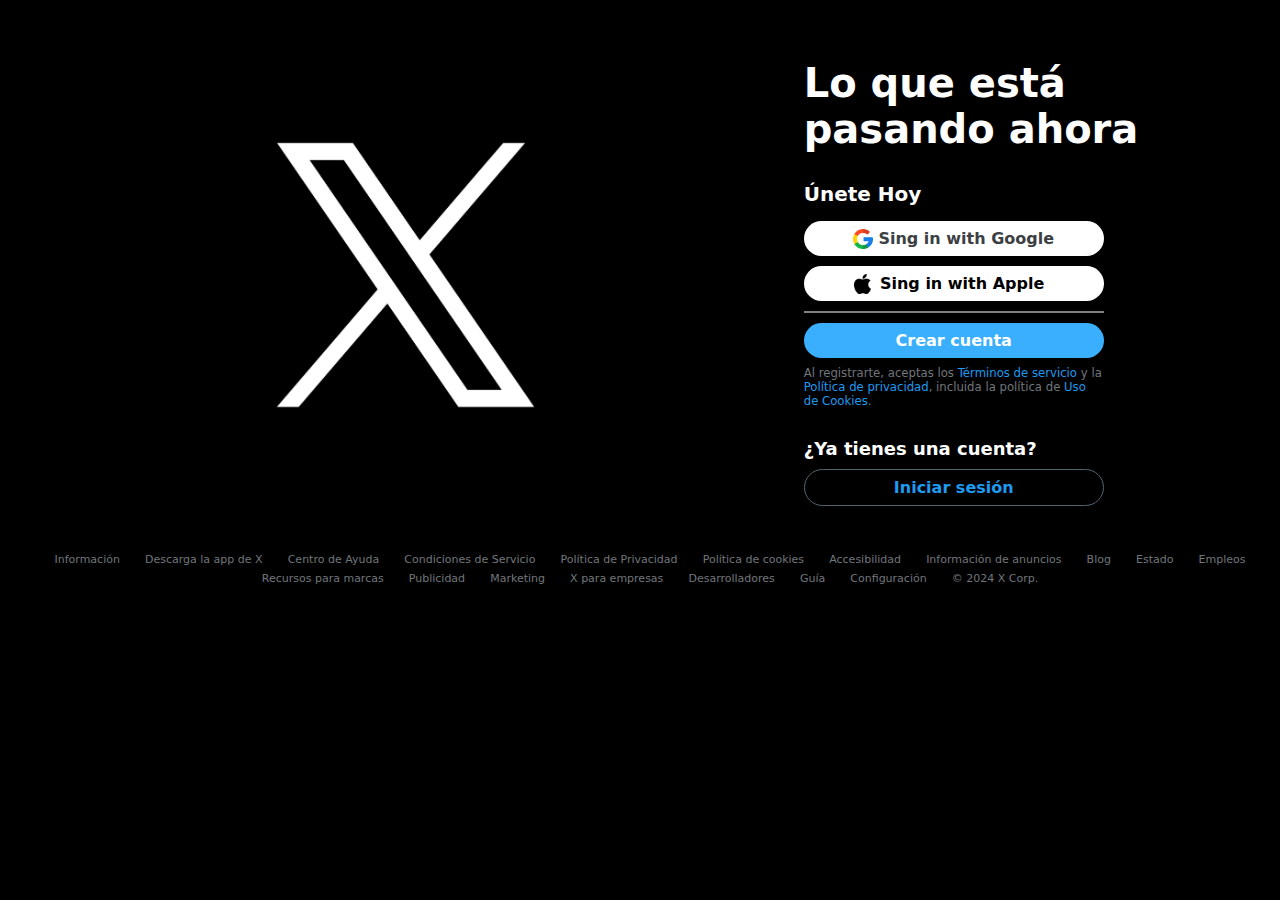
<file: index.html>
<!DOCTYPE html>
<html lang="en">
<head>
    <meta charset="UTF-8">
    <meta name="viewport" content="width=device-width, initial-scale=1.0">
    <link rel="stylesheet" href="css/footer.css">
    <link rel="stylesheet" href="css/form.css">
    <link rel="stylesheet" href="css/login.css">
    <link rel="stylesheet" href="css/Logo-box.css">
    <link rel="stylesheet" href="css/styles.css">
    <link rel="stylesheet" href="script.js">
    <title>X</title>
</head>

<body>
        <div class="container">
            <div class="container-principal-b">
                <div class="header-container-b">
                    <div class="svg">
                        <svg xmlns="http://www.w3.org/2000/svg" width="28" height="28" fill="white" class="bi bi-x" viewBox="0 0 16 16">
                            <path d="M4.646 4.646a.5.5 0 0 1 .708 0L8 7.293l2.646-2.647a.5.5 0 0 1 .708.708L8.707 8l2.647 2.646a.5.5 0 0 1-.708.708L8 8.707l-2.646 2.647a.5.5 0 0 1-.708-.708L7.293 8 4.646 5.354a.5.5 0 0 1 0-.708"/>
                          </svg>
                    </div>
                    <div class="logo-X-b">
                        <img src="..//images/X-logo.png" alt="">
                    </div>
                </div>
    
                <div class="container-form-b">
                    <div class="container-h1-b">
                        <span>Sign in to X</span>
                    </div>
        
                    <div class="form-b">
                        <div class="botton-google-b">
                            <img src="..//images/Google image.png" class="google-logo-img">
                            <span>Sing in with Google</span>
                        </div> 
        
                        <div class="botton-apple-b">
                            <img src="..//images/applepng.png" alt="">
                            <span>Sing in with Apple</span>
                        </div>
                        
        
                        <hr class="separation-b" color="grey">
    
                        <div class="input-b">
                            <input type="email" class="input-email-b"  placeholder="Phone, email, or username">
                        </div>
    
    
        
                        <div class="botton-create-b">
                            <span>Next</span>
                        </div> 
    
        
                        <div class="botton-iniciar-b">
                            <span>Forgot Password?</span>
                        </div>
                        
                        
                    </div>
    
                    <div class="Create-account-b">
                        <span>Don't have an account? <a href="#">Sign up</a> </span>
                    </div>
                </div>
    
    
            </div>
        </div>
                
                <div class="container-global">
                    <div class="containerX-logo">
                        <img src="..//images/X-logo.png" alt="" srcset="">
                    </div>
            
                    <div class="container-form">
                        <div class="container-h1">
                            <span>Lo que está <br> pasando ahora </span>
                        </div>
            
                        <div class="container-h2">
                            <span>Únete Hoy</span>
                        </div>
            
                        <div class="form">
                            <div class="botton-google">
                                <img src="..//images/Google image.png" alt="">
                                <span>Sing in with Google</span>
                            </div> 
            
                            <div class="botton-apple">
                                <img src="..//images/applepng.png" alt="">
                                <span>Sing in with Apple</span>
                            </div>
                            
            
                            <hr class="separation" color="grey">
            
                            <div class="botton-create">
                                <span>Crear cuenta</span>
                            </div> 
            
                            <div class="taxes">
                                <p>Al registrarte, aceptas los <a href="terminos.html">Términos de servicio</a> y la <a href="privacidad.html">Política de privacidad</a>, incluida la política de <a href="cookies.html">Uso de Cookies</a>.</p>
                            </div>
            
                            <div class="yt">
                                <span>¿Ya tienes una cuenta?</span>
                            </div>
            
                            <div class="botton-iniciar" id="iniciarSesionBtn">
                                <span>Iniciar sesión</span>
                            </div> 
                        </div>
                    </div>
               </div>
                
               <div class="footer">
                    <footer>
                        <a href="#">Información</a>
                        <a href="#">Descarga la app de X</a>
                        <a href="#">Centro de Ayuda</a>
                        <a href="#">Condiciones de Servicio</a>
                        <a href="#">Política de Privacidad</a>
                        <a href="#">Política de cookies</a>
                        <a href="#">Accesibilidad</a>
                        <a href="#">Información de anuncios</a>
                        <a href="#">Blog</a>
                        <a href="#">Estado</a>
                        <a href="#">Empleos</a>
                        <a href="#">Recursos para marcas</a>
                        <a href="#">Publicidad</a>
                        <a href="#">Marketing</a>
                        <a href="#">X para empresas</a>
                        <a href="#">Desarrolladores</a>
                        <a href="#">Guía</a>
                        <a href="#">Configuración</a>
                        <a href="#">© 2024 X Corp.</a>
                    </footer>
               </div>

<script src="script.js"></script>

</body>

</html>
</file>
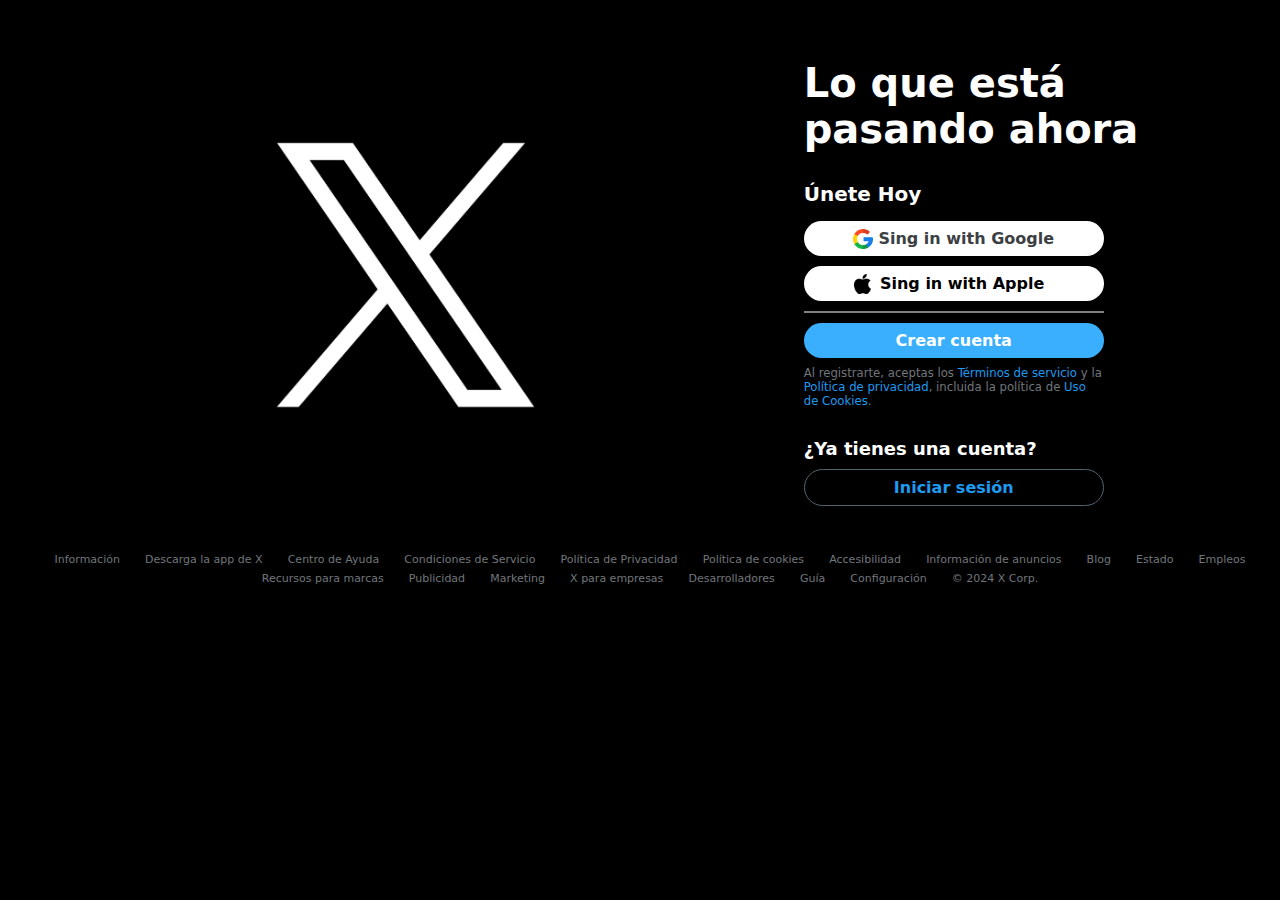
<file: main/index.html>
<!DOCTYPE html>
<html lang="en">
<head>
    <meta charset="UTF-8">
    <meta name="viewport" content="width=device-width, initial-scale=1.0">
    <link rel="stylesheet" href="..//css/styles.css">
    <link rel="stylesheet" href="..//css/Logo-box.css">
    <link rel="stylesheet" href="..//css/form.css">
    <link rel="stylesheet" href="..//css/footer.css">
    <link rel="stylesheet" href="..//main/script.js">
    <link rel="stylesheet" href="..//css/login.css">
    <title>X</title>
</head>

<body>
        <div class="container">
            <div class="container-principal-b">
                <div class="header-container-b">
                    <div class="svg">
                        <svg xmlns="http://www.w3.org/2000/svg" width="28" height="28" fill="white" class="bi bi-x" viewBox="0 0 16 16">
                            <path d="M4.646 4.646a.5.5 0 0 1 .708 0L8 7.293l2.646-2.647a.5.5 0 0 1 .708.708L8.707 8l2.647 2.646a.5.5 0 0 1-.708.708L8 8.707l-2.646 2.647a.5.5 0 0 1-.708-.708L7.293 8 4.646 5.354a.5.5 0 0 1 0-.708"/>
                          </svg>
                    </div>
                    <div class="logo-X-b">
                        <img src="..//images/X-logo.png" alt="">
                    </div>
                </div>
    
                <div class="container-form-b">
                    <div class="container-h1-b">
                        <span>Sign in to X</span>
                    </div>
        
                    <div class="form-b">
                        <div class="botton-google-b">
                            <img src="..//images/Google image.png" class="google-logo-img">
                            <span>Sing in with Google</span>
                        </div> 
        
                        <div class="botton-apple-b">
                            <img src="..//images/applepng.png" alt="">
                            <span>Sing in with Apple</span>
                        </div>
                        
        
                        <hr class="separation-b" color="grey">
    
                        <div class="input-b">
                            <input type="email" class="input-email-b"  placeholder="Phone, email, or username">
                        </div>
    
    
        
                        <div class="botton-create-b">
                            <span>Next</span>
                        </div> 
    
        
                        <div class="botton-iniciar-b">
                            <span>Forgot Password?</span>
                        </div>
                        
                        
                    </div>
    
                    <div class="Create-account-b">
                        <span>Don't have an account? <a href="#">Sign up</a> </span>
                    </div>
                </div>
    
    
            </div>
        </div>
                
                <div class="container-global">
                    <div class="containerX-logo">
                        <img src="..//images/X-logo.png" alt="" srcset="">
                    </div>
            
                    <div class="container-form">
                        <div class="container-h1">
                            <span>Lo que está <br> pasando ahora </span>
                        </div>
            
                        <div class="container-h2">
                            <span>Únete Hoy</span>
                        </div>
            
                        <div class="form">
                            <div class="botton-google">
                                <img src="..//images/Google image.png" alt="">
                                <span>Sing in with Google</span>
                            </div> 
            
                            <div class="botton-apple">
                                <img src="..//images/applepng.png" alt="">
                                <span>Sing in with Apple</span>
                            </div>
                            
            
                            <hr class="separation" color="grey">
            
                            <div class="botton-create">
                                <span>Crear cuenta</span>
                            </div> 
            
                            <div class="taxes">
                                <p>Al registrarte, aceptas los <a href="terminos.html">Términos de servicio</a> y la <a href="privacidad.html">Política de privacidad</a>, incluida la política de <a href="cookies.html">Uso de Cookies</a>.</p>
                            </div>
            
                            <div class="yt">
                                <span>¿Ya tienes una cuenta?</span>
                            </div>
            
                            <div class="botton-iniciar" id="iniciarSesionBtn">
                                <span>Iniciar sesión</span>
                            </div> 
                        </div>
                    </div>
               </div>
                
               <div class="footer">
                    <footer>
                        <a href="#">Información</a>
                        <a href="#">Descarga la app de X</a>
                        <a href="#">Centro de Ayuda</a>
                        <a href="#">Condiciones de Servicio</a>
                        <a href="#">Política de Privacidad</a>
                        <a href="#">Política de cookies</a>
                        <a href="#">Accesibilidad</a>
                        <a href="#">Información de anuncios</a>
                        <a href="#">Blog</a>
                        <a href="#">Estado</a>
                        <a href="#">Empleos</a>
                        <a href="#">Recursos para marcas</a>
                        <a href="#">Publicidad</a>
                        <a href="#">Marketing</a>
                        <a href="#">X para empresas</a>
                        <a href="#">Desarrolladores</a>
                        <a href="#">Guía</a>
                        <a href="#">Configuración</a>
                        <a href="#">© 2024 X Corp.</a>
                    </footer>
               </div>

<script src="..//main/script.js"></script>

</body>

</html>
</file>
<file: css/footer.css>
.footer {
    display: flex;
    justify-content: center;
    text-align: center;
    background-color: black;
    color: rgb(113, 118, 123);
  }
  
.footer a{
    color: rgb(113, 118, 123);
    font-size: 13px;
    padding-left: 20px;
    position: relative;
    bottom: 12px;
    
  }



@media (max-width: 978px) {

    .footer {
        display: none;
        justify-content: center;
        text-align: center;
        background-color: black;
        margin-top: 10px;
        color: rgb(113, 118, 123);
      }
      
      .footer a{
        display: none;
        color: rgb(113, 118, 123);
        font-size: 10px;
        padding-left: 20px;
        position: relative;
        bottom: 12px;
        
      }


}

@media (max-width: 1400px) {
    
    .footer {
      display: flex;
      justify-content: center;
      text-align: center;
      background-color: black;
      margin-top: 10px;
      color: rgb(113, 118, 123);
    }
    
    .footer a{
      color: rgb(113, 118, 123);
      font-size: 11px;
      padding-left: 20px;
      position: relative;
      bottom: 12px;
      
    }

  }
</file>
<file: css/form.css>
.container-form {
    width: 50%;
  }
  
  
  .container-h1 {
    display: flex;
    margin-top: 150px;
    font-size: 72px;
    font-weight: 750;
  }
  
  .container-h2{
    display: flex;
    margin-top: 50px;
    font-weight: 700;
    font-size: 31px;
    width: 300px;
  }
  
  .form{
    display: flex;
    flex-direction: column;
    margin-top: 15px;
    width: 300px;
    
  }
  
  .botton-google {
    display: flex;
    position: relative;
    background-color: rgb(255, 255, 255);
    max-width: 300px;
    height: 40px;
    justify-content: center;
    align-items: center;
    color: #3c4043;
    border-radius: 50px;
    font-weight: 600;
    margin-bottom: 10px;
    cursor: pointer;
  }
  
  .botton-google img {
    height: 20px;
    padding-right: 5px;
  }
  
  
  .botton-apple {
    display: flex;
    position: relative;
    background-color: rgb(255, 255, 255);
    max-width: 300px;
    height: 40px;
    justify-content: center;
    align-items: center;
    color: #3c4043;
    border-radius: 50px;
    font-weight: 600;
    cursor: pointer;
  
  }
  
  .botton-apple img {
    position: relative;
    right: 9px;
    height: 20px;
    padding-right: 0px;
  
  }
  
  .separation {
    margin-top: 10px; 
  }
  
  .botton-create {
    display: flex;
    position: relative;
    background-color: rgb(57, 175, 254);
    max-width: 300px;
    height: 40px;
    margin-top: 10px;
    justify-content: center;
    align-items: center;
    color: rgb(255, 255, 255);
    border-radius: 50px;
    font-weight: 700;
    cursor: pointer;
  }
  
  .taxes{
    margin-top: 8px;
    font-size: 11.7px;
    color: rgb(113, 118, 123);
  }
  
  a {
    color: rgb(29, 155, 240);
  }
  
  .yt{
    font-size: 18px;
    margin-top: 50px;
    font-weight: 700;
  }
  
  
  .botton-iniciar{
    display: flex;
    position: relative;
    background-color: transparent;
    border: 1px solid rgb(83, 100, 113);
    max-width: 300px;
    height: 40px;
    margin-top: 10px;
    justify-content: center;
    align-items: center;
    color: rgb(29, 155, 240);
    border-radius: 50px;
    font-weight: 700;
    cursor: pointer;
  }
  
  .botton-iniciar:hover {
    background-color: rgba(95, 191, 255, 0.1);
  }




  @media (max-width: 1400px) {
  
    .container-h1 {
      display: flex;
      margin-top: 60px;
      font-size: 40px;
      font-weight: 750;
    }
    
    .container-h2{
      display: flex;
      margin-top: 30px;
      font-weight: 700;
      font-size: 20px;
      width: 300px;
    }
  
    .form{
      display: flex;
      flex-direction: column;
      margin-top: 15px;
      width: 300px;
      
    }
    
    .botton-google {
      display: flex;
      position: relative;
      background-color: rgb(255, 255, 255);
      max-width: 300px;
      height: 35px;
      justify-content: center;
      align-items: center;
      color: #3c4043;
      border-radius: 50px;
      font-weight: 600;
      margin-bottom: 10px;
      cursor: pointer;
    }
    
    .botton-google img {
      height: 20px;
      padding-right: 5px;
    }
    
    
    .botton-apple {
      display: flex;
      position: relative;
      background-color: rgb(255, 255, 255);
      max-width: 300px;
      height: 35px;
      justify-content: center;
      align-items: center;
      color: black;
      border-radius: 50px;
      font-weight: 600;
      cursor: pointer;
    
    }
    
    .botton-apple img {
      position: relative;
      right: 9px;
      height: 20px;
      padding-right: 0px;
    
    }
    
    .separation {
      margin-top: 10px; 
    }
    
    .botton-create {
      display: flex;
      position: relative;
      background-color: rgb(57, 175, 254);
      max-width: 300px;
      height: 35px;
      margin-top: 10px;
      justify-content: center;
      align-items: center;
      color: rgb(255, 255, 255);
      border-radius: 50px;
      font-weight: 700;
      cursor: pointer;
    }
    
    .taxes{
      margin-top: 8px;
      font-size: 11.7px;
      color: rgb(113, 118, 123);
    }
    
    a {
      color: rgb(29, 155, 240);
    }
    
    .yt{
      font-size: 18px;
      margin-top: 30px;
      font-weight: 700;
    }
    
    
    .botton-iniciar{
      display: flex;
      position: relative;
      background-color: transparent;
      border: 1px solid rgb(83, 100, 113);
      max-width: 300px;
      height: 35px;
      margin-top: 10px;
      justify-content: center;
      align-items: center;
      color: rgb(29, 155, 240);
      border-radius: 50px;
      font-weight: 700;
      cursor: pointer;
    }
    
    .botton-iniciar:hover {
    
      background-color: rgba(95, 191, 255, 0.1);
    }
    
    

  
  
  
  
  }

  @media (max-width: 978px) {


    .container-form {
      display: flex;
      flex-direction: column;
      justify-content: center;
      align-items: center;
      width: 100%;
    
    }
    
    
    .container-h1 {
      display: flex;
      margin-top: 0px;
      font-size: 50px;
      font-weight: 750;
      max-width: 330px;
    }
    
    .container-h2{
      display: flex;
      margin-top: 50px;
      font-weight: 700;
      font-size: 31px;
      width: 330px;
    }
    
    .form{
      display: flex;
      flex-direction: column;
      margin-top: 15px;
      width: 330px;
      
    }
    
    .botton-google {
      display: flex;
      position: relative;
      background-color: rgb(255, 255, 255);
      max-width: 330px;
      height: 40px;
      justify-content: center;
      align-items: center;
      color: #3c4043;
      border-radius: 50px;
      font-weight: 600;
      margin-bottom: 10px;
      cursor: pointer;
    }
    
    .botton-google img {
      height: 20px;
      padding-right: 5px;
    }
    
    
    .botton-apple {
      display: flex;
      position: relative;
      background-color: rgb(255, 255, 255);
      max-width: 330px;
      height: 40px;
      justify-content: center;
      align-items: center;
      color: black;
      border-radius: 50px;
      font-weight: 600;
      cursor: pointer;
    
    }
    
    .botton-apple img {
      position: relative;
      right: 9px;
      height: 20px;
      padding-right: 0px;
    
    }
    
    .separation {
      margin-top: 20px;
      margin-bottom: 10px;
    }
    
    .botton-create {
      display: flex;
      position: relative;
      background-color: rgb(57, 175, 254);
      max-width: 330px;
      height: 40px;
      margin-top: 10px;
      justify-content: center;
      align-items: center;
      color: rgb(255, 255, 255);
      border-radius: 50px;
      font-weight: 700;
      cursor: pointer;
    }
    
    .taxes{
      margin-top: 8px;
      font-size: 11.7px;
      color: rgb(113, 118, 123);
    }
    
    a {
      color: rgb(29, 155, 240);
    }
    
    .yt{
      font-size: 18px;
      margin-top: 30px;
      font-weight: 700;
    }
    
    
    .botton-iniciar{
      display: flex;
      position: relative;
      background-color: transparent;
      border: 1px solid rgb(83, 100, 113);
      max-width: 330px;
      height: 40px;
      margin-top: 20px;
      margin-bottom: 20px;
      justify-content: center;
      align-items: center;
      color: rgb(29, 155, 240);
      border-radius: 50px;
      font-weight: 700;
      cursor: pointer;
    }
    
    .botton-iniciar:hover {
    
      background-color: rgba(95, 191, 255, 0.1);
    }

    }
</file>
<file: css/login.css>
* {
    margin: 0;
    padding: 0;
    font-family: system-ui, -apple-system, BlinkMacSystemFont, "Segoe UI", Roboto, Ubuntu, "Helvetica Neue", sans-serif;
}

.container {
    display: none;
    width: 100%;
    height: 100%;
    justify-content: center;
    align-items: center;
    position: absolute;
    z-index: 1;
    background-color: rgba(158, 216, 255, 0.2);
}

.container-principal-b {
    display: flex;
    flex-direction: column;
    margin-top: 0px;
    background-color: black;
    width: 600px;
    height: 650px;
    border-radius: 16px;
    justify-content: center;
    align-items: center;
}

.header-container-b {
    display: flex;
    justify-content: center;
    align-items: center;
    margin-top: 0px;
}


.svg {
    position: relative;
    right: 245px;
    cursor: pointer;
}   
.logo-X-b img {
    height: 33px;
}



.container-form-b {
    width: 50%;
  }
  
  .container-h1-b {
    display: flex;
    margin-top: 30px;
    font-size: 30px;
    font-weight: 750;
    color: white;
  }
  
  .form-b{
    display: flex;
    flex-direction: column;
    margin-top: 35px;
    width: 300px;  
  }
  
  .botton-google-b {
    display: flex;
    position: relative;
    background-color: rgb(255, 255, 255);
    max-width: 300px;
    height: 40px;
    justify-content: center;
    align-items: center;
    color: #3c4043;
    border-radius: 50px;
    font-weight: 600;
    margin-bottom: 25px;
    cursor: pointer;
  }
  
  .google-logo-img{
    height: 20px;
    padding-right: 5px;
  }
  
  
  .botton-apple-b {
    display: flex;
    position: relative;
    background-color: rgb(255, 255, 255);
    max-width: 300px;
    height: 40px;
    justify-content: center;
    align-items: center;
    color: black;
    border-radius: 50px;
    font-weight: 600;
    cursor: pointer;
  
  }
  
  .botton-apple-b img {
    position: relative;
    right: 9px;
    height: 20px;
    padding-right: 0px;
  
  }
  
  .separation-b {
    margin-top: 20px;
    margin-bottom: 20px; 
  }

  .input-b {
    display: flex;
    justify-content: center;
}

.input-email-b {
    border: none;
    margin-top: 10px;
    width: 300px;
    height: 57px;
    border-radius: 2px;
    font-size: 19px;
    font-weight: 400;
    color: white;
    background-color: rgb(0, 0, 0, 0.9);
    box-shadow: inset 0 0 0 1px var(--essential-subdued,#878787);
    border: 0px solid white;
    outline: none;
    padding-inline: 8px;
}

.input-email-b:focus {
    box-shadow: inset 0 0 0 2px rgb(57, 175, 254);
    /* Agrega otros estilos que desees cuando el mouse pasa sobre el input */
}
  
  
  .botton-create-b {
    display: flex;
    position: relative;
    background-color: rgb(239, 243, 244);
    max-width: 300px;
    height: 35px;
    margin-top: 25px;
    margin-bottom: 15px;
    justify-content: center;
    align-items: center;
    color: rgb(15, 20, 25);
    border-radius: 50px;
    font-weight: 700;
    cursor: pointer;
  }



  
  a {
    color: rgb(29, 155, 240);
  }
  

  
  .botton-iniciar-b{
    display: flex;
    position: relative;
    background-color: transparent;
    border: 1px solid rgb(83, 100, 113);
    max-width: 300px;
    height: 35px;
    margin-top: 10px;
    justify-content: center;
    align-items: center;
    color: white;
    border-radius: 50px;
    font-weight: 700;
    cursor: pointer;
  }
  
  .botton-iniciar-b:hover {
    background-color: rgba(146, 146, 146, 0.1);
  }

  .Create-account-b{
    display: flex;
    margin-top: 20px;
    align-items: center;
    color: rgb(102, 102, 102);
  }


  @media (max-width: 1400px) {

    .header-container-b {
      display: flex;
      justify-content: center;
      align-items: center;
      margin-top: 0px;
      width: 100%;
  }
    
    .svg {
      position: absolute;
      right: 343px;
      cursor: pointer;
  } 





    .container-principal-b {
      display: flex;
      flex-direction: column;
      margin-top: 0px;
      background-color: black;
      width: 600px;
      height: 100%;
      border-radius: 16px;
      justify-content: center;
      align-items: center;
  }
    
  .container-form-b {
    display: flex;
    flex-direction: column;
    justify-content: center;
    align-items: center;
    width: 50%;
  }

  .form-b{
    display: flex;
    flex-direction: column;
    margin-top: 35px;
    width: 300px;  
  }

  .Create-account-b {
    display: flex;
    justify-content: center;
    align-items: center;
    text-align: center;
  }
  

  

  }
</file>
<file: css/Logo-box.css>
.container-global{
  display: flex;
  background-color: black;
  color: white;
  z-index: 2;
}

.containerX-logo {
  display: flex;
  justify-content: center;
  align-items: center;
  height: 887px;
  width: 1080px;
}


.containerX-logo img {
  height: 330px;
}



@media (max-width: 1400px) {
  .container-global{
    display: flex;
    background-color: black;
    color: white;
  }
  
  .containerX-logo {
    display: flex;
    justify-content: center;
    align-items: center;
    height: 550px;
    width: 1080px;
  }
  
  
  .containerX-logo img {
    height: 270px;
  }
  
  .container-form {
    width: 50%;
  }
}


@media (max-width: 978px) {
  .container-global{
    display: flex;
    background-color: black;
    flex-direction: column;
    color: white;
  }
  
  .containerX-logo {
    display: flex;
    justify-content: left;
    height: 150px;
    width: 100%;
  }
  
  
  .containerX-logo img {
    height: 50px;
    margin-left: 50px;
  }
}
</file>
<file: css/styles.css>
*{
    padding: 0;
    margin: 0;
    text-decoration: none;
    font-family: system-ui, -apple-system, BlinkMacSystemFont, "Segoe UI", Roboto, Ubuntu, "Helvetica Neue", sans-serif; 
}

body {
    background-color: black;
}
</file>
